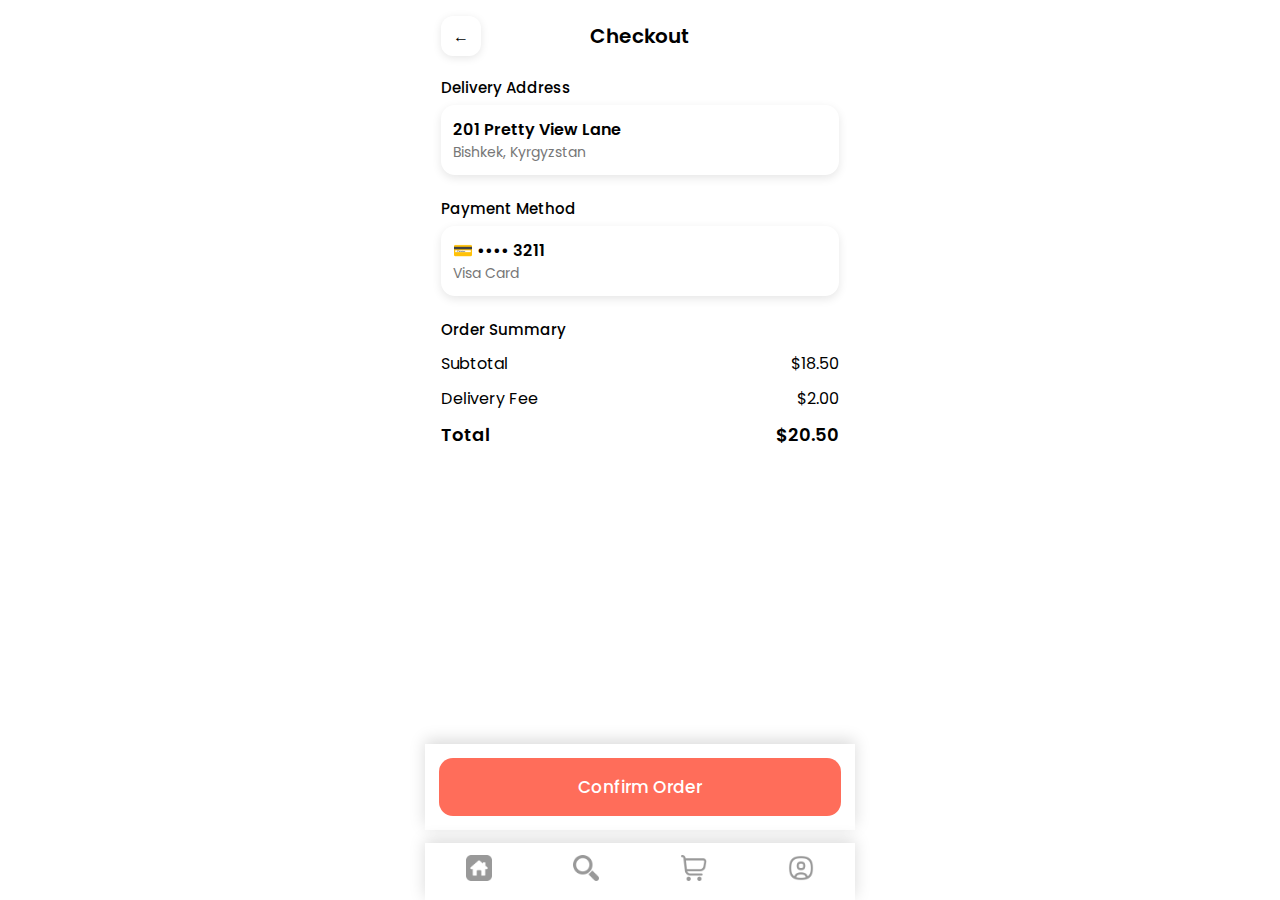
<file: checkout.html>
<!DOCTYPE html>
<html lang="en">
<head>
  <meta charset="UTF-8">
  <meta name="viewport" content="width=device-width, initial-scale=1.0, maximum-scale=1.0">
  <link rel="stylesheet" href="checkout.css">
  <link href="https://fonts.googleapis.com/css2?family=Poppins:wght@300;400;500;600;700&display=swap" rel="stylesheet">
  <title>Checkout</title>
</head>

<body>

<div class="container">

  <div class="top-bar">
    <a href="cart.html">
      <div class="icon-btn">←</div>
    </a>
    <p class="title">Checkout</p>
    <div class="empty"></div>
  </div>

  <!-- Address -->
  <div class="section">
    <p class="label">Delivery Address</p>
    <div class="box">
      <p class="bold">201 Pretty View Lane</p>
      <p class="sub">Bishkek, Kyrgyzstan</p>
    </div>
  </div>

  <!-- Payment -->
  <div class="section">
    <p class="label">Payment Method</p>
    <div class="box">
      <p class="bold">💳 •••• 3211</p>
      <p class="sub">Visa Card</p>
    </div>
  </div>

  <!-- Summary -->
  <div class="section">
    <p class="label">Order Summary</p>

    <div class="line">
      <p>Subtotal</p>
      <p>$18.50</p>
    </div>

    <div class="line">
      <p>Delivery Fee</p>
      <p>$2.00</p>
    </div>

    <div class="line total">
      <p>Total</p>
      <p>$20.50</p>
    </div>
  </div>

</div>

<!-- Action buttons ABOVE nav -->
<div class="action-bar">
  <button class="order-btn">Confirm Order</button>
</div>

<!-- Global Nav -->
<div class="bottom-bar">
  <a href="index.html" class="item">
    <img src="icons/free-icon-home-8638623.png">
  </a>
  <a href="search.html" class="item">
    <img src="icons/free-icon-magnifier-tool-44514.png">
  </a>
  <a href="cart.html" class="item">
    <img src="icons/shopping-cart_3916598.png">
  </a>
  <a href="profile.html" class="item">
    <img src="icons/circle-user_18706282.png">
  </a>
</div>

<script src="navbar.js"></script>

</body>
</html>
</file>
<file: checkout.css>
*{
  margin:0;
  padding:0;
  box-sizing:border-box;
  font-family:"Poppins", sans-serif;
}

body{
  max-width:430px;
  margin:0 auto;
  background:#fff;
}

.container{
  padding:16px;
  padding-bottom:160px; /* чтобы контент не прятался за навбаром */
}

/* Top bar */
.top-bar{
  display:flex;
  align-items:center;
  justify-content:space-between;
  margin-bottom:20px;
}

.title{
  font-size:20px;
  font-weight:600;
}

.icon-btn{
  width:40px;
  height:40px;
  background:#fff;
  border-radius:12px;
  box-shadow:0 2px 8px rgba(0,0,0,0.1);
  display:flex;
  align-items:center;
  justify-content:center;
}

.empty{
  width:40px;
}

/* Sections */
.section{
  margin-bottom:22px;
}

.label{
  font-size:15px;
  font-weight:500;
  margin-bottom:6px;
}

.box{
  padding:12px;
  background:#fff;
  border-radius:14px;
  box-shadow:0 3px 10px rgba(0,0,0,0.1);
}

.bold{
  font-weight:600;
  font-size:16px;
}

.sub{
  color:#777;
  font-size:14px;
}

.line{
  display:flex;
  justify-content:space-between;
  margin:10px 0;
}

.total{
  font-size:18px;
  font-weight:600;
}

/* Action bar ABOVE nav */
.action-bar{
  position:fixed;
  bottom:70px; /* подняли выше навбара */
  left:50%;
  transform:translateX(-50%);
  background:#fff;
  width:100%;
  max-width:430px;
  padding:14px;
  box-shadow:0 -4px 15px rgba(0,0,0,0.15);
  z-index:90;
}

.order-btn{
  width:100%;
  padding:16px;
  background:#ff6d5a;
  color:white;
  border:none;
  border-radius:14px;
  font-size:17px;
  font-weight:500;
}

/* Bottom Navigation */
.bottom-bar {
  position: fixed;
  bottom: 0;
  left: 50%;
  transform: translateX(-50%);
  max-width: 430px;
  width: 100%;
  background: white;
  display: flex;
  justify-content: space-around;
  padding: 12px 0;
  box-shadow: 0 -3px 15px rgba(0,0,0,0.15);
  z-index: 100;
}

.bottom-bar .item img {
  width:26px;
  height:26px;
  opacity:0.4;
}

.bottom-bar .item.active img {
  opacity:1;
  filter: brightness(1) saturate(2) hue-rotate(-10deg);
}

a {
  text-decoration: none;
  color: inherit;
}
</file>
